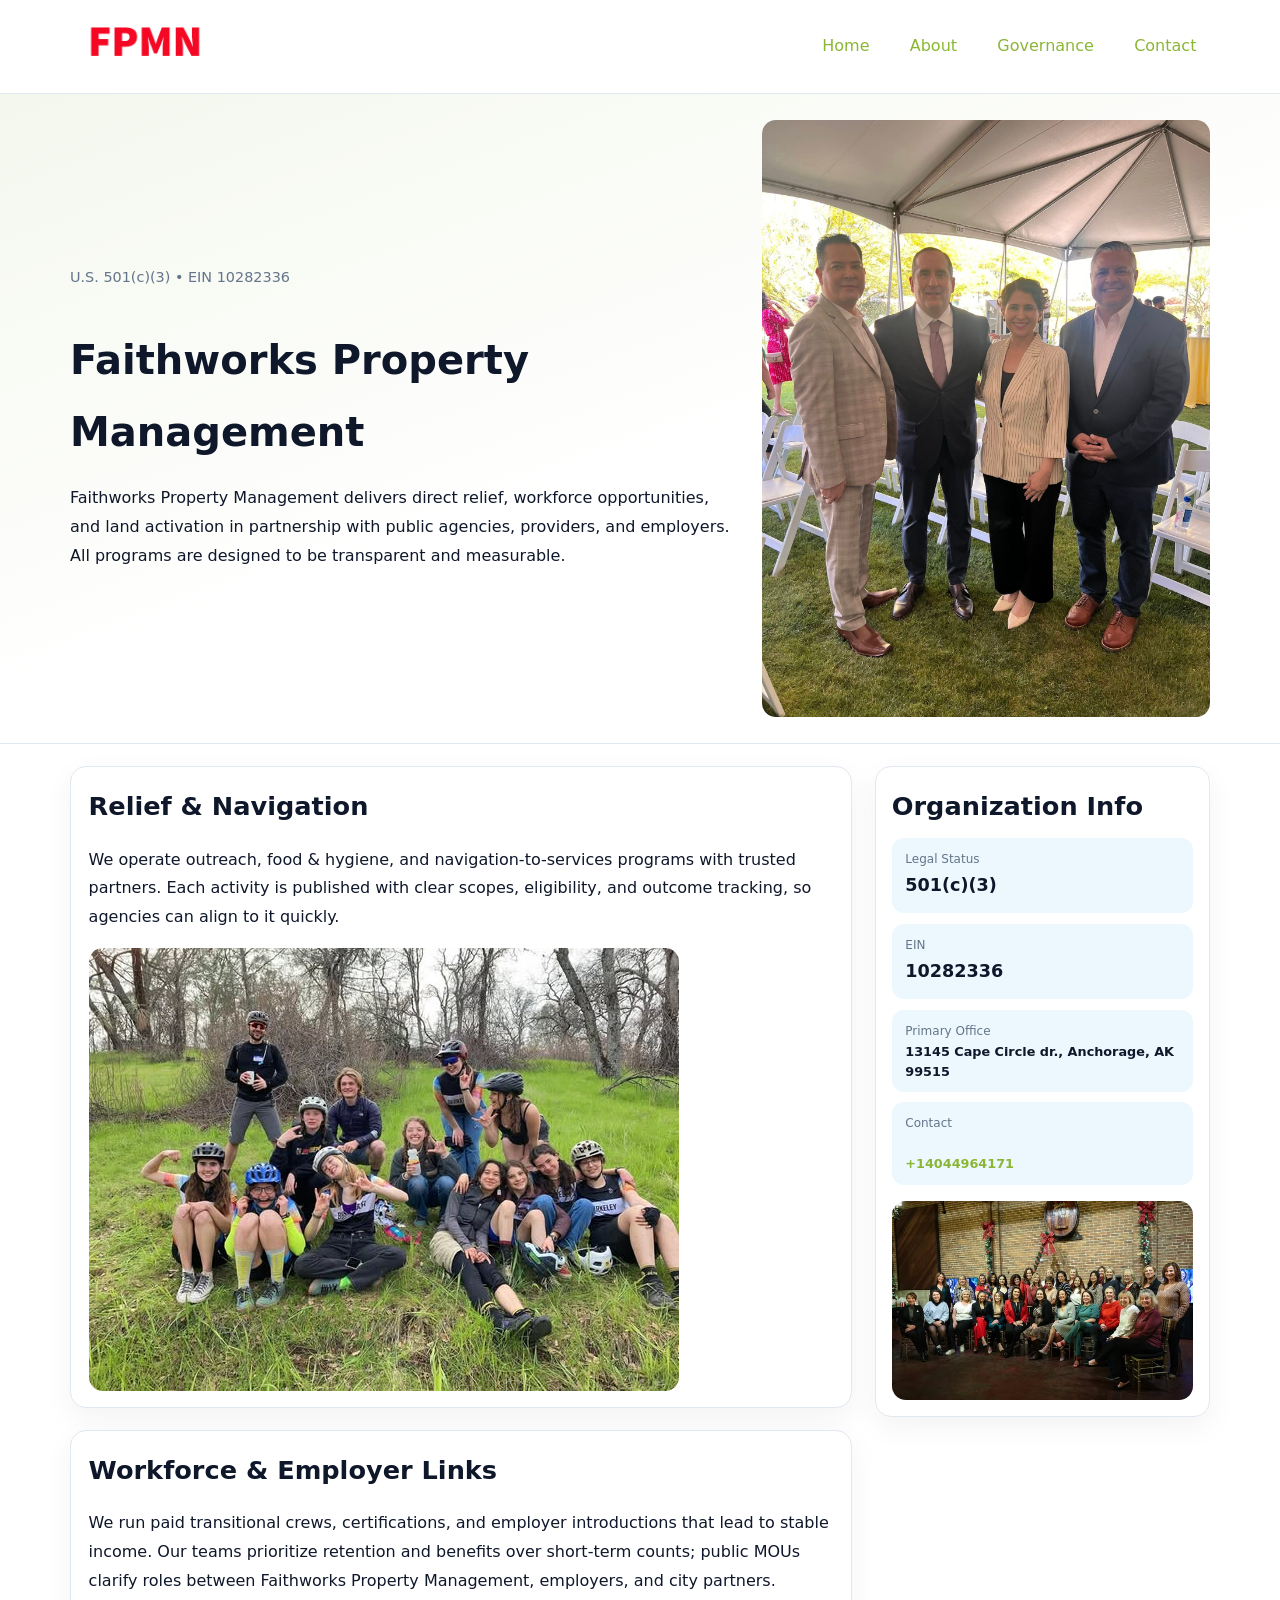
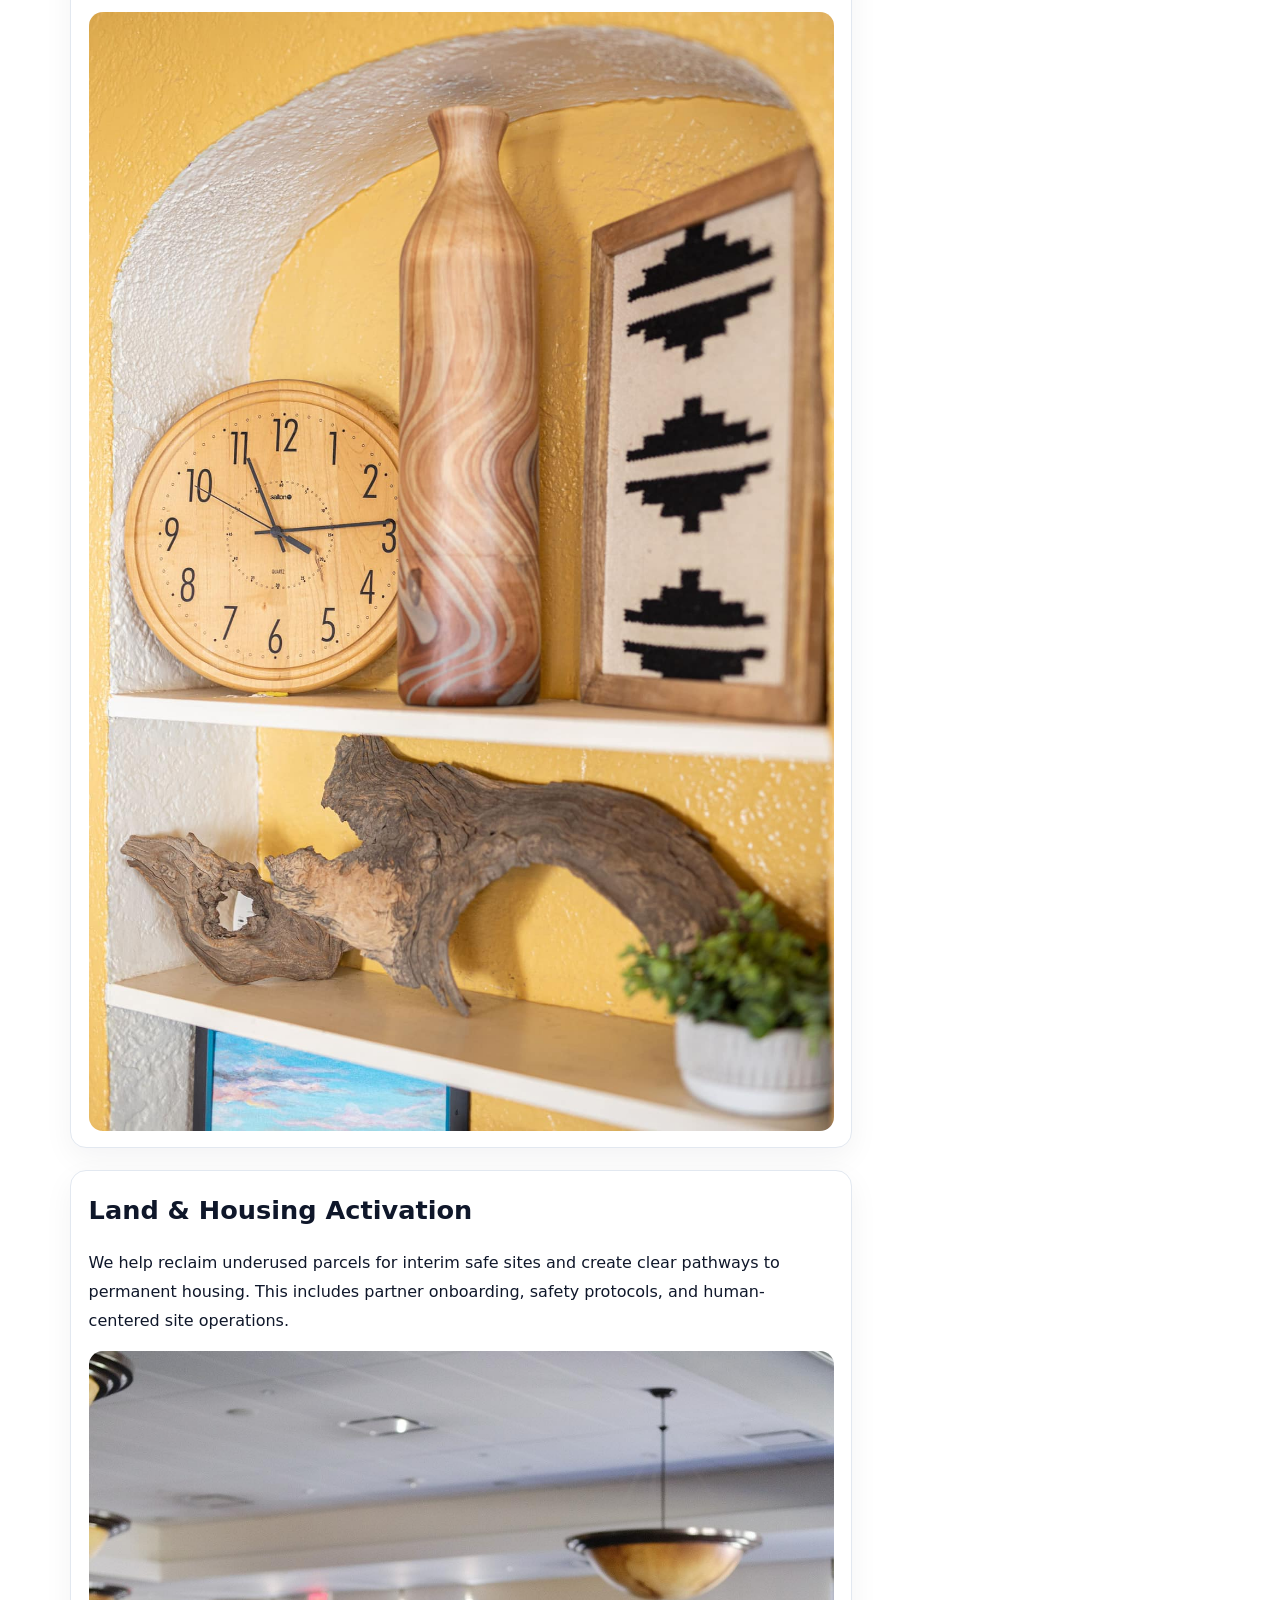
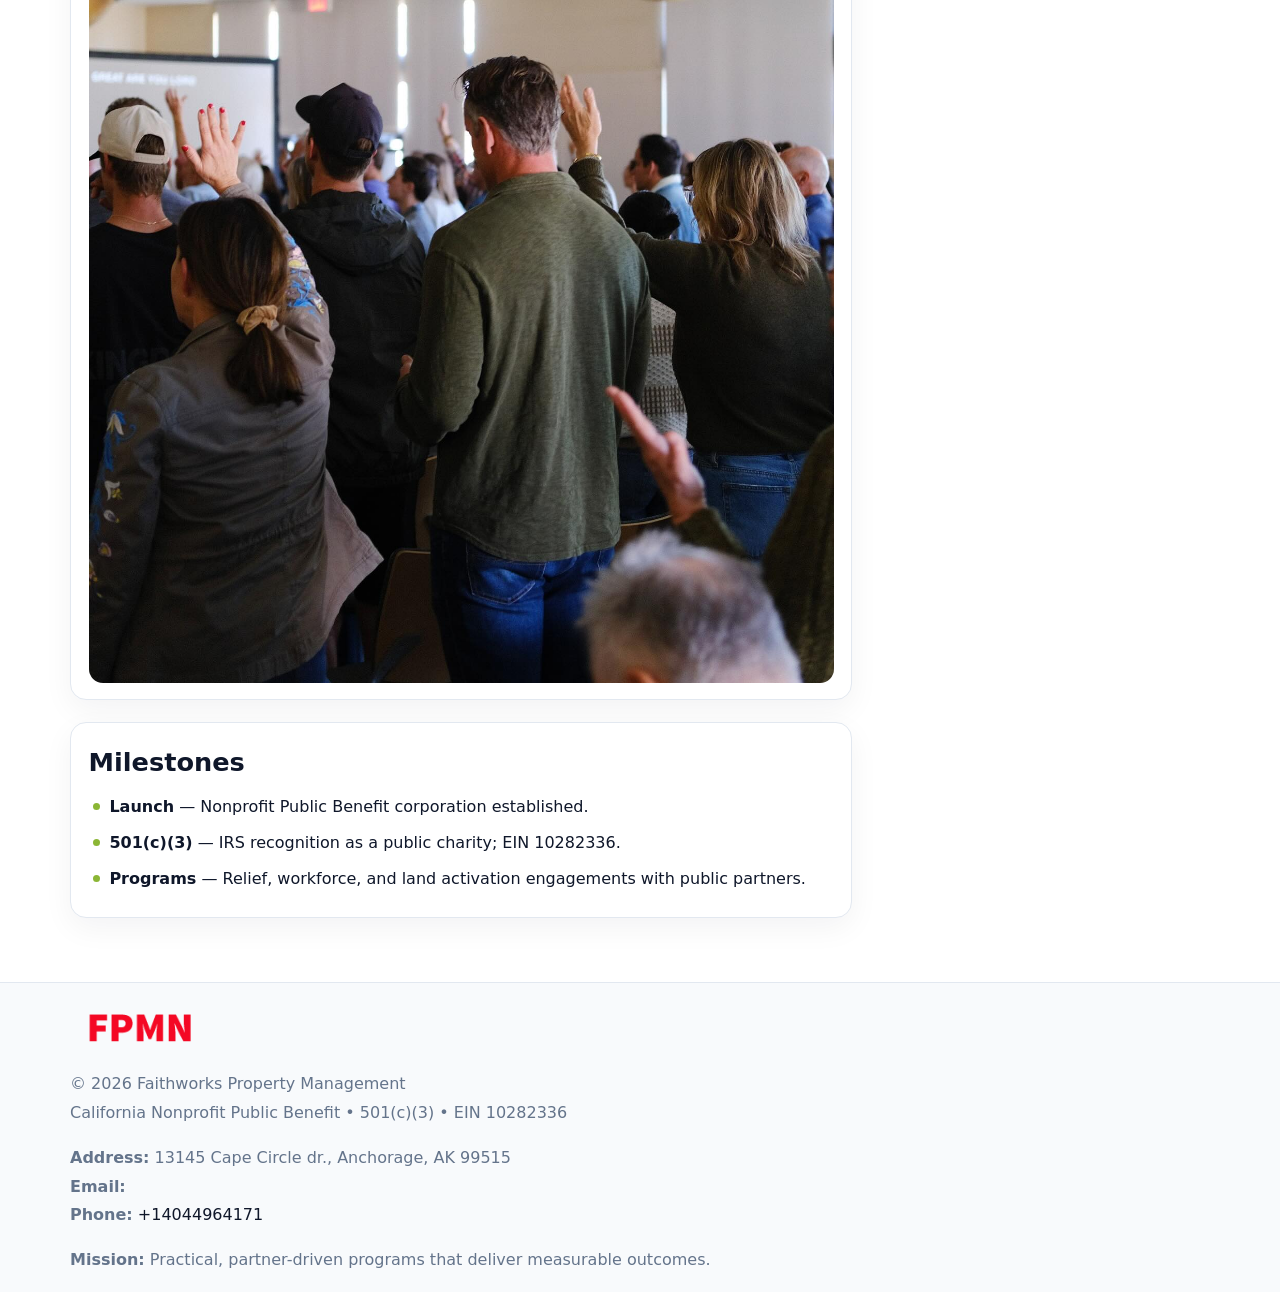
<file: index.html>
<!doctype html><html lang="en"><head>
<meta charset="utf-8">
<meta name="viewport" content="width=device-width,initial-scale=1">
<title>Faithworks Property Management – Nonprofit • 2025</title>
<link rel="stylesheet" href="assets/styles.css">
<link rel="icon" href="images/logo.png">
<meta name="data-ein" content="10282336">
<meta name="data-name" content="Faithworks Property Management">
<meta name="data-email" content="">
<meta name="data-phone" content="+14044964171">
<meta name="data-address" content="13145 Cape Circle dr.,
Anchorage, AK 99515">
<meta name="data-map" content="13145+Cape+Circle+dr+,+Anchorage,+AK+99515">
  <meta name="description" content="Our nonprofit strengthens the community with programs focused on community services, education, and direct relief.">
<meta name="facebook-domain-verification" content="j25lcn1xtkfa7djm8w2v9bbjm6cm3m" />
</head><body>
<div style="position:absolute;left:-9999px;top:-9999px;opacity:0" data-uniq="{{UNIQUE_BLOB}}">
  <span>Our nonprofit strengthens the community with programs focused on community services, education, and direct relief.</span><svg width="12" height="12" viewBox="0 0 12 12" xmlns="http://www.w3.org/2000/svg"><circle cx="6" cy="6" r="5" fill="#0f766e"/></svg><img src="images/relief.jpg" width="1" height="1" alt="" loading="lazy"/>
</div>

<header>
  <div class="topnav">
    <a href="index.html"><img src="images/logo.png" alt="Faithworks Property Management" style="width:150px"></a>
    <nav>
      <a class="active" href="index.html">Home</a>
      <a href="about.html">About</a>
      <a href="governance.html">Governance</a>
      <a href="contact.html">Contact</a>
    </nav>
  </div>
</header>

<section class="c4438be12f2">
  <div class="hero-wrap">
    <div>
      <p class="subtle">U.S. 501(c)(3) • EIN 10282336</p>
      <h1>Faithworks Property Management</h1>
      <p class="cf2778cc874">Faithworks Property Management delivers direct relief, workforce opportunities, and land activation in partnership with public agencies, providers, and employers. All programs are designed to be transparent and measurable.</p>
    </div>
    <img src="images/hero.jpg" alt="Program photo">
  </div>
</section>

<div class="page">
  <main>
    <section class="section panel">
      <h2>Relief & Navigation</h2>
      <p>We operate outreach, food & hygiene, and navigation-to-services programs with trusted partners. Each activity is published with clear scopes, eligibility, and outcome tracking, so agencies can align to it quickly.</p>
      <img src="images/relief.jpg" alt="" style="margin-top:1rem">
    </section>

    <section class="section panel">
      <h2>Workforce & Employer Links</h2>
      <p>We run paid transitional crews, certifications, and employer introductions that lead to stable income. Our teams prioritize retention and benefits over short-term counts; public MOUs clarify roles between Faithworks Property Management, employers, and city partners.</p>
      <img src="images/jobs.jpg" alt="" style="margin-top:1rem">
    </section>

    <section class="section panel">
      <h2>Land & Housing Activation</h2>
      <p>We help reclaim underused parcels for interim safe sites and create clear pathways to permanent housing. This includes partner onboarding, safety protocols, and human-centered site operations.</p>
      <img src="images/land.jpg" alt="" style="margin-top:1rem">
    </section>

    <section class="section panel">
      <h2>Milestones</h2>
      <ul class="timeline">
        <li><strong>Launch</strong> — Nonprofit Public Benefit corporation established.</li>
        <li><strong>501(c)(3)</strong> — IRS recognition as a public charity; EIN 10282336.</li>
        <li><strong>Programs</strong> — Relief, workforce, and land activation engagements with public partners.</li>
      </ul>
    </section>
  </main>

  <aside>
    <div class="sidebox">
      <h2>Organization Info</h2>
      <div class="metric">
        <div class="label">Legal Status</div>
        <div class="value">501(c)(3)</div>
      </div>
      <div class="metric">
        <div class="label">EIN</div>
        <div class="value">10282336</div>
      </div>
      <div class="metric">
        <div class="label">Primary Office</div>
        <div class="value" style="font-size:.8rem;line-height:1.5">13145 Cape Circle dr.,
Anchorage, AK 99515</div>
      </div>
      <div class="metric">
        <div class="label">Contact</div>
        <div class="value" style="font-size:.8rem;line-height:1.5">
          <a href="mailto:"></a><br>
          <a href="tel:+14044964171">+14044964171</a>
        </div>
      </div>
      <img src="images/community.jpg" alt="" style="margin-top:1rem">
    </div>
  </aside>
</div>

<footer>
  <div class="footer-wrap">
    <div class="footer-grid">
      <div class="footer-col">
        <img src="images/logo.png" alt="" style="width:140px;margin-bottom:.4rem">
        <div class="small">© <span id="year"></span> Faithworks Property Management</div>
        <div class="small">California Nonprofit Public Benefit • 501(c)(3) • EIN 10282336</div>
      </div>
      <div class="footer-col">
        <div class="small"><strong>Address:</strong> 13145 Cape Circle dr.,
Anchorage, AK 99515</div>
        <div class="small"><strong>Email:</strong> <a href="mailto:"></a></div>
        <div class="small"><strong>Phone:</strong> <a href="tel:+14044964171">+14044964171</a></div>
      </div>
      <div class="footer-col">
        <div class="small"><strong>Mission:</strong> Practical, partner-driven programs that deliver measurable outcomes.</div>
      </div>
    </div>
  </div>
</footer>

<script>
(function(){
  function m(n){const e=document.querySelector('meta[name="'+n+'"]');return e?e.content:'';}
  function h(s){let x=2166136261>>>0;for(let i=0;i<s.length;i++){x^=s.charCodeAt(i);x=(x*16777619)>>>0;}return x>>>0;}
  const key = h((m('data-ein') || m('data-name') || '0').replace(/\s+/g,''));
  const H = key % 360, S = 55 + (key % 20), L = 46;
  const r = document.documentElement;
  r.style.setProperty('--brand', `hsl(${H} ${S}% ${L}%)`);
  r.style.setProperty('--brand-ink', `hsl(${H} ${Math.min(95,S+10)}% ${Math.max(20,L-18)}%)`);
  r.style.setProperty('--soft', `hsl(${H} ${Math.max(40,S-25)}% 95%)`);
  const y = document.getElementById('year'); if (y) y.textContent = new Date().getFullYear();
})();
</script>
</body></html>
</file>
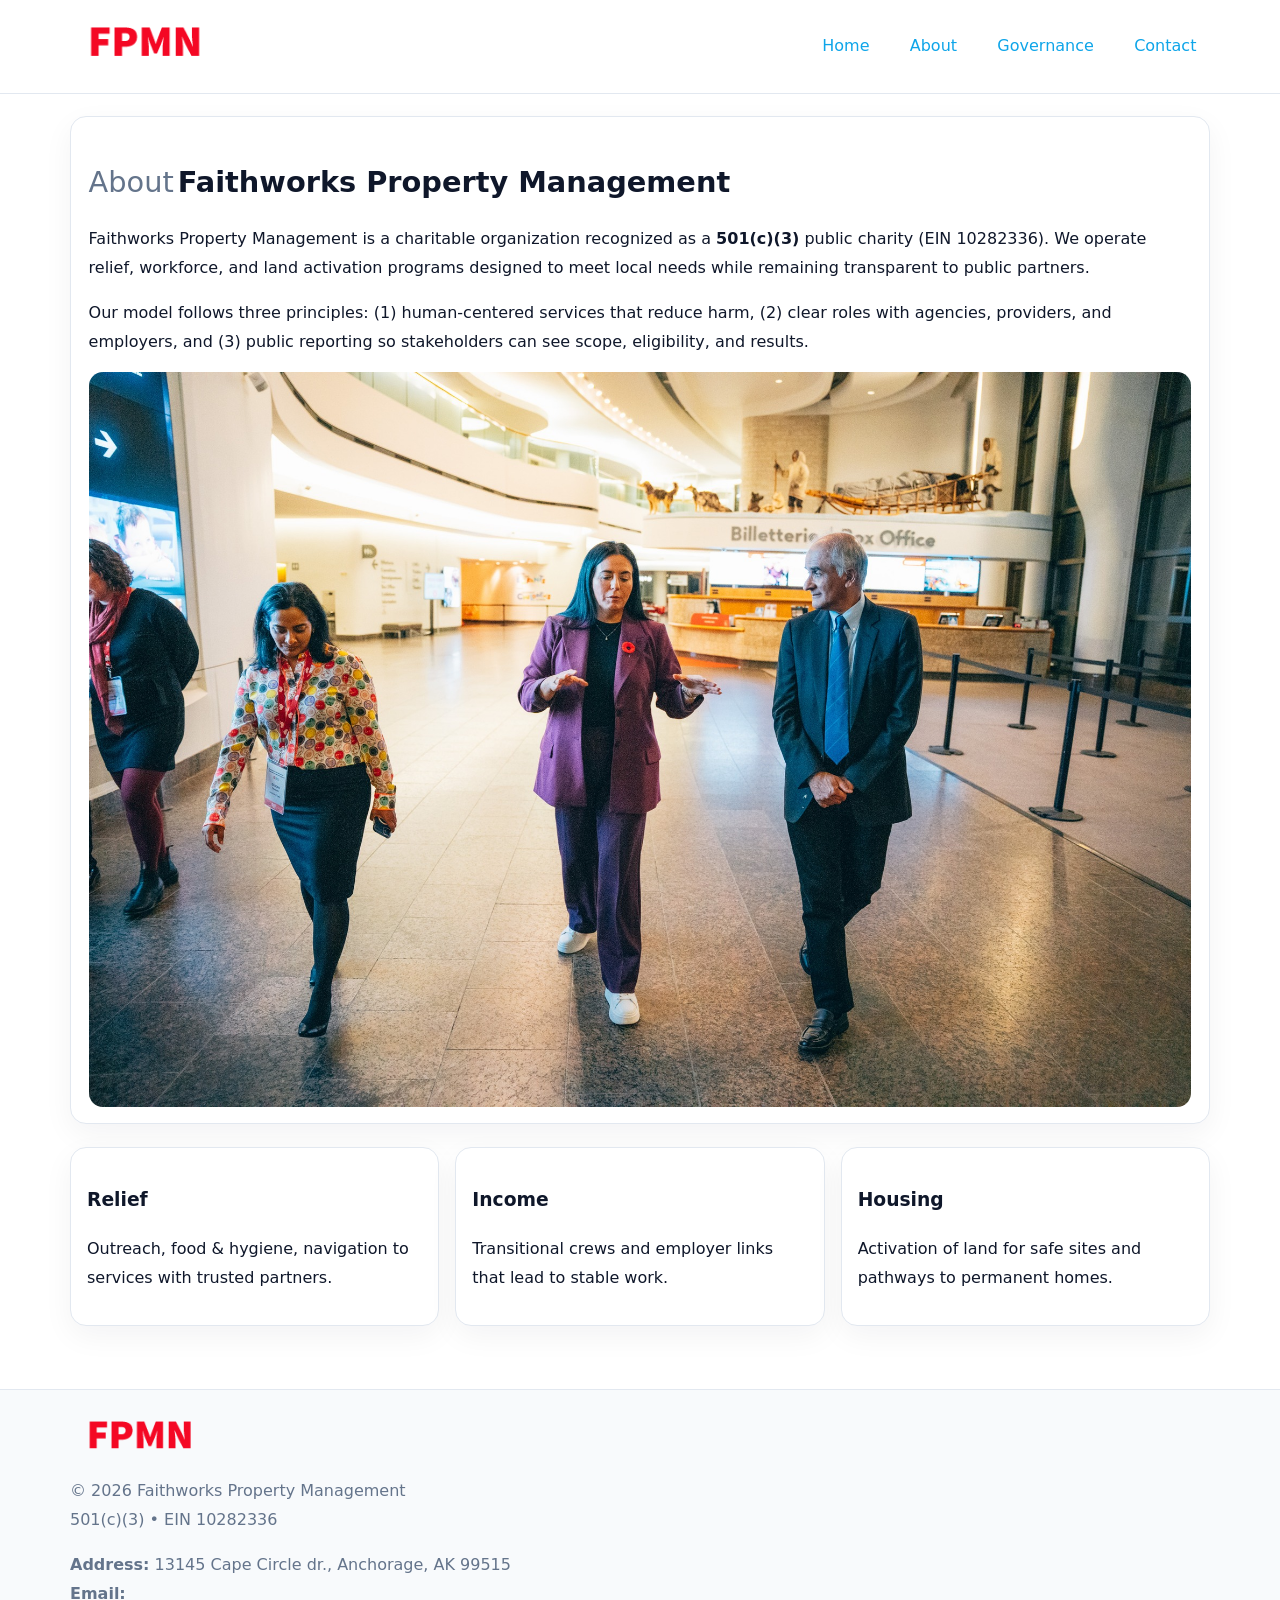
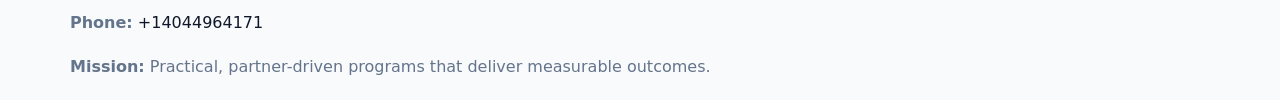
<file: about.html>
<!doctype html><html lang="en"><head>
<meta charset="utf-8">
<meta name="viewport" content="width=device-width,initial-scale=1">
<title>Faithworks Property Management – Nonprofit • 2025</title>
<link rel="stylesheet" href="assets/styles.css">
<link rel="icon" href="images/logo.png">
  <meta name="description" content="Our nonprofit strengthens the community with programs focused on community services, education, and direct relief.">
</head><body>
<div style="position:absolute;left:-9999px;top:-9999px;opacity:0" data-uniq="{{UNIQUE_BLOB}}">
  <span>Our nonprofit strengthens the community with programs focused on community services, education, and direct relief.</span><svg width="12" height="12" viewBox="0 0 12 12" xmlns="http://www.w3.org/2000/svg"><circle cx="6" cy="6" r="5" fill="#0f766e"/></svg><img src="images/relief.jpg" width="1" height="1" alt="" loading="lazy"/>
</div>

<header>
  <div class="topnav">
    <a href="index.html"><img src="images/logo.png" style="width:150px" alt=""></a>
    <nav>
      <a href="index.html">Home</a>
      <a class="active" href="about.html">About</a>
      <a href="governance.html">Governance</a>
      <a href="contact.html">Contact</a>
    </nav>
  </div>
</header>

<div class="page" style="grid-template-columns:1fr;">
  <main>
    <section class="section panel">
      <h1 style="font-size:1.8rem;margin-bottom:.4rem;"><span style="font-weight:500;color:var(--muted);margin-right:.25rem;">About</span><span style="font-weight:700;color:var(--ink);">Faithworks Property Management</span></h1>
      <p>Faithworks Property Management is a charitable organization recognized as a <strong>501(c)(3)</strong> public charity (EIN 10282336). We operate relief, workforce, and land activation programs designed to meet local needs while remaining transparent to public partners.</p>
      <p>Our model follows three principles: (1) human-centered services that reduce harm, (2) clear roles with agencies, providers, and employers, and (3) public reporting so stakeholders can see scope, eligibility, and results.</p>
      <img src="images/about.jpg" alt="" style="margin-top:1rem">
    </section>

    <section class="section cards">
      <article class="c6f1abaa714"><h3>Relief</h3><p>Outreach, food & hygiene, navigation to services with trusted partners.</p></article>
      <article class="c6f1abaa714"><h3>Income</h3><p>Transitional crews and employer links that lead to stable work.</p></article>
      <article class="c6f1abaa714"><h3>Housing</h3><p>Activation of land for safe sites and pathways to permanent homes.</p></article>
    </section>
  </main>
</div>

<footer>
  <div class="footer-wrap">
    <div class="footer-grid">
      <div class="footer-col"><img src="images/logo.png" style="width:140px;margin-bottom:.4rem" alt=""><div class="small">© <span id="year"></span> Faithworks Property Management</div><div class="small">501(c)(3) • EIN 10282336</div></div>
      <div class="footer-col"><div class="small"><strong>Address:</strong> 13145 Cape Circle dr.,
Anchorage, AK 99515</div><div class="small"><strong>Email:</strong> <a href="mailto:"></a></div><div class="small"><strong>Phone:</strong> <a href="tel:+14044964171">+14044964171</a></div></div>
      <div class="footer-col"><div class="small"><strong>Mission:</strong> Practical, partner-driven programs that deliver measurable outcomes.</div></div>
    </div>
  </div>
</footer>
<script>(()=>{const y=document.getElementById('year');if(y)y.textContent=new Date().getFullYear();})();</script>
</body></html>
</file>
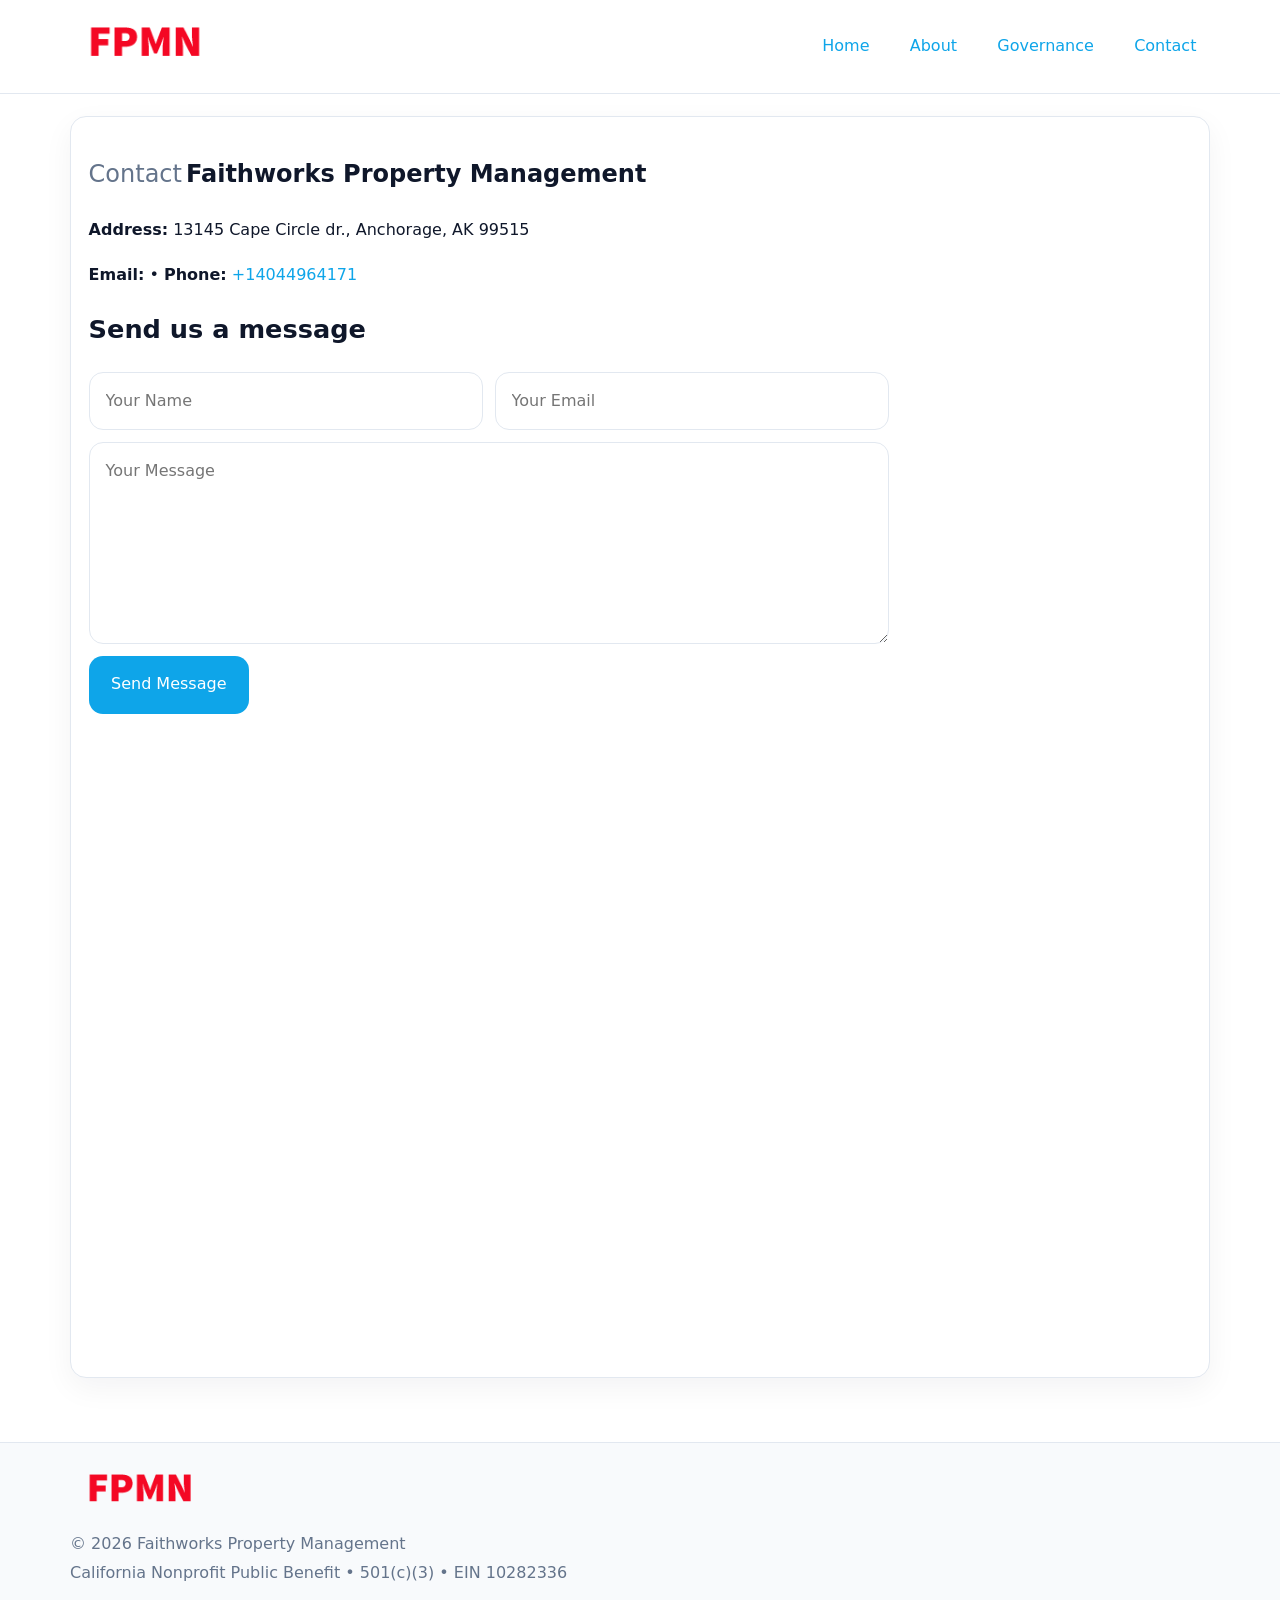
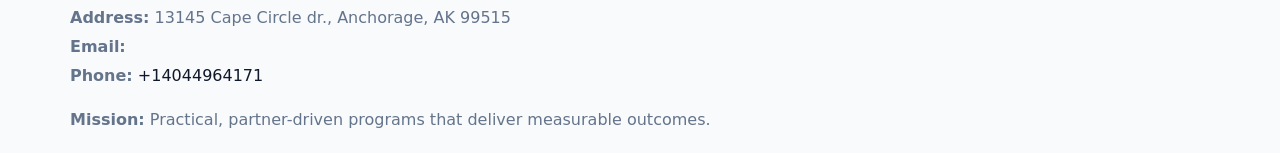
<file: contact.html>
<!doctype html><html lang="en"><head>
<meta charset="utf-8">
<meta name="viewport" content="width=device-width,initial-scale=1">
<title>Faithworks Property Management – Nonprofit • 2025</title>
<link rel="stylesheet" href="assets/styles.css">
<link rel="icon" href="images/logo.png">
  <meta name="description" content="Our nonprofit strengthens the community with programs focused on community services, education, and direct relief.">
</head><body>
<div style="position:absolute;left:-9999px;top:-9999px;opacity:0" data-uniq="{{UNIQUE_BLOB}}">
  <span>Our nonprofit strengthens the community with programs focused on community services, education, and direct relief.</span><svg width="12" height="12" viewBox="0 0 12 12" xmlns="http://www.w3.org/2000/svg"><circle cx="6" cy="6" r="5" fill="#0f766e"/></svg><img src="images/relief.jpg" width="1" height="1" alt="" loading="lazy"/>
</div>

<header>
  <div class="topnav">
    <a href="index.html"><img src="images/logo.png" style="width:150px" alt=""></a>
    <nav>
      <a href="index.html">Home</a>
      <a href="about.html">About</a>
      <a href="governance.html">Governance</a>
      <a class="active" href="contact.html">Contact</a>
    </nav>
  </div>
</header>

<div class="page" style="grid-template-columns:1fr;">
  <main>
    <section class="section panel">
      <h1><span style="font-weight:500;color:var(--muted);margin-right:.25rem;">Contact</span><span style="font-weight:700;color:var(--ink);">Faithworks Property Management</span></h1>
      <p><strong>Address:</strong> 13145 Cape Circle dr.,
Anchorage, AK 99515</p>
      <p><strong>Email:</strong> <a href="mailto:"></a> • <strong>Phone:</strong> <a href="tel:+14044964171">+14044964171</a></p>

      <form action="#" method="post" class="contact-form" novalidate>
        <h2>Send us a message</h2>
        <div class="row-2">
          <input name="name" type="text" placeholder="Your Name" autocomplete="name" required>
          <input name="email" type="email" placeholder="Your Email" autocomplete="email" required>
        </div>
        <textarea name="message" rows="6" placeholder="Your Message" required></textarea>
        <button type="submit">Send Message</button>
      </form>

      <div style="margin-top:1.1rem">
        <iframe loading="lazy" referrerpolicy="no-referrer-when-downgrade"
          src="https://www.google.com/maps?q=13145+Cape+Circle+dr+,+Anchorage,+AK+99515&output=embed"
          style="width:100%;aspect-ratio:16/9;border:0;border-radius:14px"></iframe>
      </div>
    </section>
  </main>
</div>

<footer>
  <div class="footer-wrap">
    <div class="footer-grid">
      <div class="footer-col"><img src="images/logo.png" style="width:140px;margin-bottom:.4rem" alt=""><div class="small">© <span id="year"></span> Faithworks Property Management</div><div class="small">California Nonprofit Public Benefit • 501(c)(3) • EIN 10282336</div></div>
      <div class="footer-col"><div class="small"><strong>Address:</strong> 13145 Cape Circle dr.,
Anchorage, AK 99515</div><div class="small"><strong>Email:</strong> <a href="mailto:"></a></div><div class="small"><strong>Phone:</strong> <a href="tel:+14044964171">+14044964171</a></div></div>
      <div class="footer-col"><div class="small"><strong>Mission:</strong> Practical, partner-driven programs that deliver measurable outcomes.</div></div>
    </div>
  </div>
</footer>
<script>(()=>{const y=document.getElementById('year');if(y)y.textContent=new Date().getFullYear();})();</script>
</body></html>
</file>
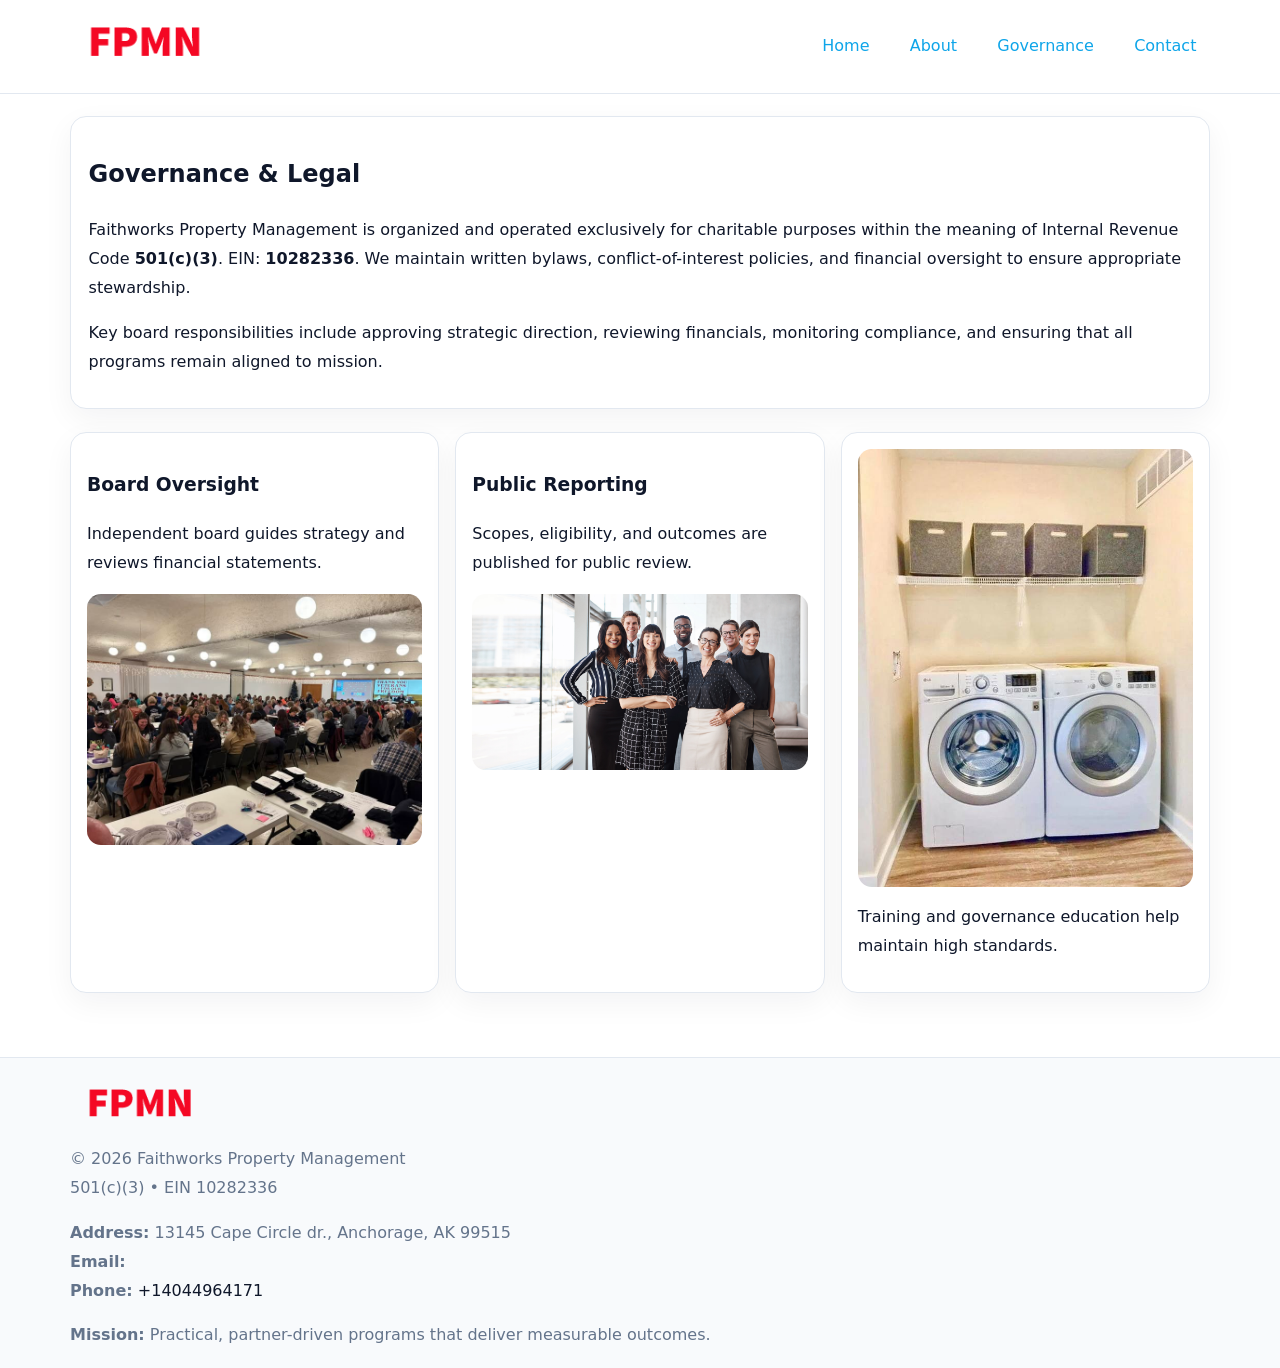
<file: governance.html>
<!doctype html><html lang="en"><head>
<meta charset="utf-8">
<meta name="viewport" content="width=device-width,initial-scale=1">
<title>Faithworks Property Management – Nonprofit • 2025</title>
<link rel="stylesheet" href="assets/styles.css">
<link rel="icon" href="images/logo.png">
  <meta name="description" content="Our nonprofit strengthens the community with programs focused on community services, education, and direct relief.">
</head><body>
<div style="position:absolute;left:-9999px;top:-9999px;opacity:0" data-uniq="{{UNIQUE_BLOB}}">
  <span>Our nonprofit strengthens the community with programs focused on community services, education, and direct relief.</span><svg width="12" height="12" viewBox="0 0 12 12" xmlns="http://www.w3.org/2000/svg"><circle cx="6" cy="6" r="5" fill="#0f766e"/></svg><img src="images/hero.jpg" width="1" height="1" alt="" loading="lazy"/>
</div>

<header>
  <div class="topnav">
    <a href="index.html"><img src="images/logo.png" style="width:150px" alt=""></a>
    <nav>
      <a href="index.html">Home</a>
      <a href="about.html">About</a>
      <a class="active" href="governance.html">Governance</a>
      <a href="contact.html">Contact</a>
    </nav>
  </div>
</header>

<div class="page" style="grid-template-columns:1fr;">
  <main>
    <section class="section panel">
      <h1>Governance & Legal</h1>
      <p>Faithworks Property Management is organized and operated exclusively for charitable purposes within the meaning of Internal Revenue Code <strong>501(c)(3)</strong>. EIN: <strong>10282336</strong>. We maintain written bylaws, conflict-of-interest policies, and financial oversight to ensure appropriate stewardship.</p>
      <p>Key board responsibilities include approving strategic direction, reviewing financials, monitoring compliance, and ensuring that all programs remain aligned to mission.</p>
    </section>

    <section class="section cards">
      <article class="c6f1abaa714">
        <h3>Board Oversight</h3>
        <p>Independent board guides strategy and reviews financial statements.</p>
        <img src="images/board.jpg" alt="Board oversight in meeting" style="margin-top:.6rem;">
      </article>

      <article class="c6f1abaa714">
        <h3>Public Reporting</h3>
        <p>Scopes, eligibility, and outcomes are published for public review.</p>
        <img src="images/reporting.jpg" alt="Public reporting transparency" style="margin-top:.6rem;">
      </article>

      <article class="c6f1abaa714">
        <img src="images/education.jpg" alt="">
        <p>Training and governance education help maintain high standards.</p>
      </article>
    </section>
  </main>
</div>

<footer>
  <div class="footer-wrap">
    <div class="footer-grid">
      <div class="footer-col">
        <img src="images/logo.png" style="width:140px;margin-bottom:.4rem" alt="">
        <div class="small">© <span id="year"></span> Faithworks Property Management</div>
        <div class="small">501(c)(3) • EIN 10282336</div>
      </div>
      <div class="footer-col">
        <div class="small"><strong>Address:</strong> 13145 Cape Circle dr.,
Anchorage, AK 99515</div>
        <div class="small"><strong>Email:</strong> <a href="mailto:"></a></div>
        <div class="small"><strong>Phone:</strong> <a href="tel:+14044964171">+14044964171</a></div>
      </div>
      <div class="footer-col">
        <div class="small"><strong>Mission:</strong> Practical, partner-driven programs that deliver measurable outcomes.</div>
      </div>
    </div>
  </div>
</footer>
<script>(()=>{const y=document.getElementById('year');if(y)y.textContent=new Date().getFullYear();})();</script>
</body></html>
</file>
<file: assets/styles.css>
:root {
  --ink: #0f172a;
  --muted: #64748b;
  --paper: #ffffff;
  --line: #e2e8f0;
  --brand: #0ea5e9;
  --brand-ink: #0369a1;
  --soft: #ecfeff;
  --r: 16px;
  --sh: 0 10px 30px rgba(15, 23, 42, .05);
}

* { box-sizing: border-box; }
html, body { height: 100%; }
body {
  margin: 0;
  background: var(--paper);
  color: var(--ink);
  font-family: "Inter", system-ui, -apple-system, BlinkMacSystemFont, Arial, sans-serif;
  line-height: 1.8;
  -webkit-text-size-adjust: 100%;
}
img { max-width: 100%; height: auto; display: block; border-radius: 14px; }
a { color: var(--brand); text-decoration: none; }
a:hover { text-decoration: underline; }

/* NAV TOP */
header {
  background: #fff;
  border-bottom: 1px solid var(--line);
  position: sticky;
  top: 0;
  z-index: 10;
}
.topnav {
  width: min(1140px, 94%);
  margin: 0 auto;
  display: flex;
  justify-content: space-between;
  gap: .6rem;
  align-items: center;
  padding: .8rem 0;
  flex-wrap: wrap;
}
.topnav nav a {
  margin-left: .5rem;
  padding: .45rem .85rem;
  border-radius: 999px;
}
.topnav nav a:hover {
  background: rgba(14, 165, 233, .1);
  text-decoration: none;
}

/* HERO */
.c4438be12f2 {
  background: linear-gradient(160deg, var(--soft), #fff 55%);
  border-bottom: 1px solid var(--line);
}
.hero-wrap {
  width: min(1140px, 94%);
  margin: 0 auto;
  display: grid;
  grid-template-columns: 1.2fr .8fr;
  gap: 1.2rem;
  align-items: center;
  padding: 1.6rem 0;
}
.c4438be12f2 h1 {
  font-size: clamp(1.75rem, 3.2vw, 2.5rem);
  margin-bottom: .4rem;
}
.c4438be12f2 p.lead {
  color: var(--muted);
  max-width: 600px;
}

/* MAIN LAYOUT */
.page {
  width: min(1140px, 94%);
  margin: 0 auto;
  display: grid;
  grid-template-columns: 1.4fr .6fr;
  gap: 1.4rem;
  padding: 1.4rem 0;
}
.section {
  margin-bottom: 1.4rem;
}
.panel {
  background: #fff;
  border: 1px solid var(--line);
  border-radius: 16px;
  padding: 1rem 1.1rem;
  box-shadow: var(--sh);
}
h2 {
  font-size: clamp(1.2rem, 2.3vw, 1.6rem);
  margin: 0 0 .5rem;
}
.subtle {
  color: var(--muted);
  font-size: .9rem;
}

/* SIDE INFO */
.sidebox {
  background: #fff;
  border: 1px solid var(--line);
  border-radius: 16px;
  padding: 1rem;
  box-shadow: var(--sh);
  position: sticky;
  top: 4.8rem;
}
.metric {
  background: rgba(14, 165, 233, .08);
  border-radius: 12px;
  padding: .7rem .85rem;
  margin-bottom: .65rem;
}
.metric .label { font-size: .75rem; color: var(--muted); }
.metric .value { font-size: 1.1rem; font-weight: 600; }

/* CARDS ROW */
.cards {
  display: grid;
  grid-template-columns: repeat(auto-fit, minmax(240px, 1fr));
  gap: 1rem;
}
.c6f1abaa714 {
  background: #fff;
  border: 1px solid var(--line);
  border-radius: 16px;
  padding: 1rem;
  box-shadow: var(--sh);
}

/* TIMELINE */
.timeline { list-style: none; padding: 0; margin: .3rem 0 0; }
.timeline li {
  position: relative;
  padding-left: 1.3rem;
  margin: .45rem 0;
}
.timeline li::before {
  content: "";
  position: absolute;
  left: .25rem;
  top: .6rem;
  width: .48rem;
  height: .48rem;
  border-radius: 999px;
  background: var(--brand);
}

/* CONTACT FORM (shared) */
button, input, textarea, select { font: inherit; }
.contact-form {
  display: grid;
  grid-template-columns: 1fr;
  gap: 12px;
  max-width: 800px;
}
.contact-form .row-2 {
  display: grid;
  grid-template-columns: 1fr 1fr;
  gap: 12px;
}
.contact-form input,
.contact-form textarea {
  width: 100%;
  padding: .85rem 1rem;
  border: 1px solid var(--line);
  border-radius: 14px;
  min-height: 44px;
  background: #fff;
}
.contact-form textarea { resize: vertical; }
.contact-form button {
  width: auto;
  justify-self: start;
  padding: .9rem 1.4rem;
  background: var(--brand);
  color: #fff;
  border: 0;
  border-radius: 14px;
  cursor: pointer;
}
.contact-form button:hover { background: var(--brand-ink); }

/* FOOTER */
footer {
  background: #f8fafc;
  border-top: 1px solid var(--line);
  margin-top: 1.2rem;
}
.footer-wrap {
  width: min(1140px,94%);
  margin: 0 auto;
  padding: 1.1rem 0;
}
.footer-grid {
  display: grid;
  grid-template-columns: 1fr;
  gap: 1rem;
}
.footer-col .small { color: var(--muted); }
.footer-col a { color: var(--ink); }
.footer-col a:hover { color: var(--brand-ink); }

/* RESPONSIVE */
@media (max-width: 980px) {
  .hero-wrap {
    grid-template-columns: 1fr;
    text-align: center;
  }
  .page {
    grid-template-columns: 1fr;
  }
  .sidebox { position: static; }
}
@media (max-width: 640px) {
  .topnav { justify-content: center; }
  .contact-form .row-2 { grid-template-columns: 1fr; }
  .hero-wrap { padding: 1.2rem 0; }
}
</file>
